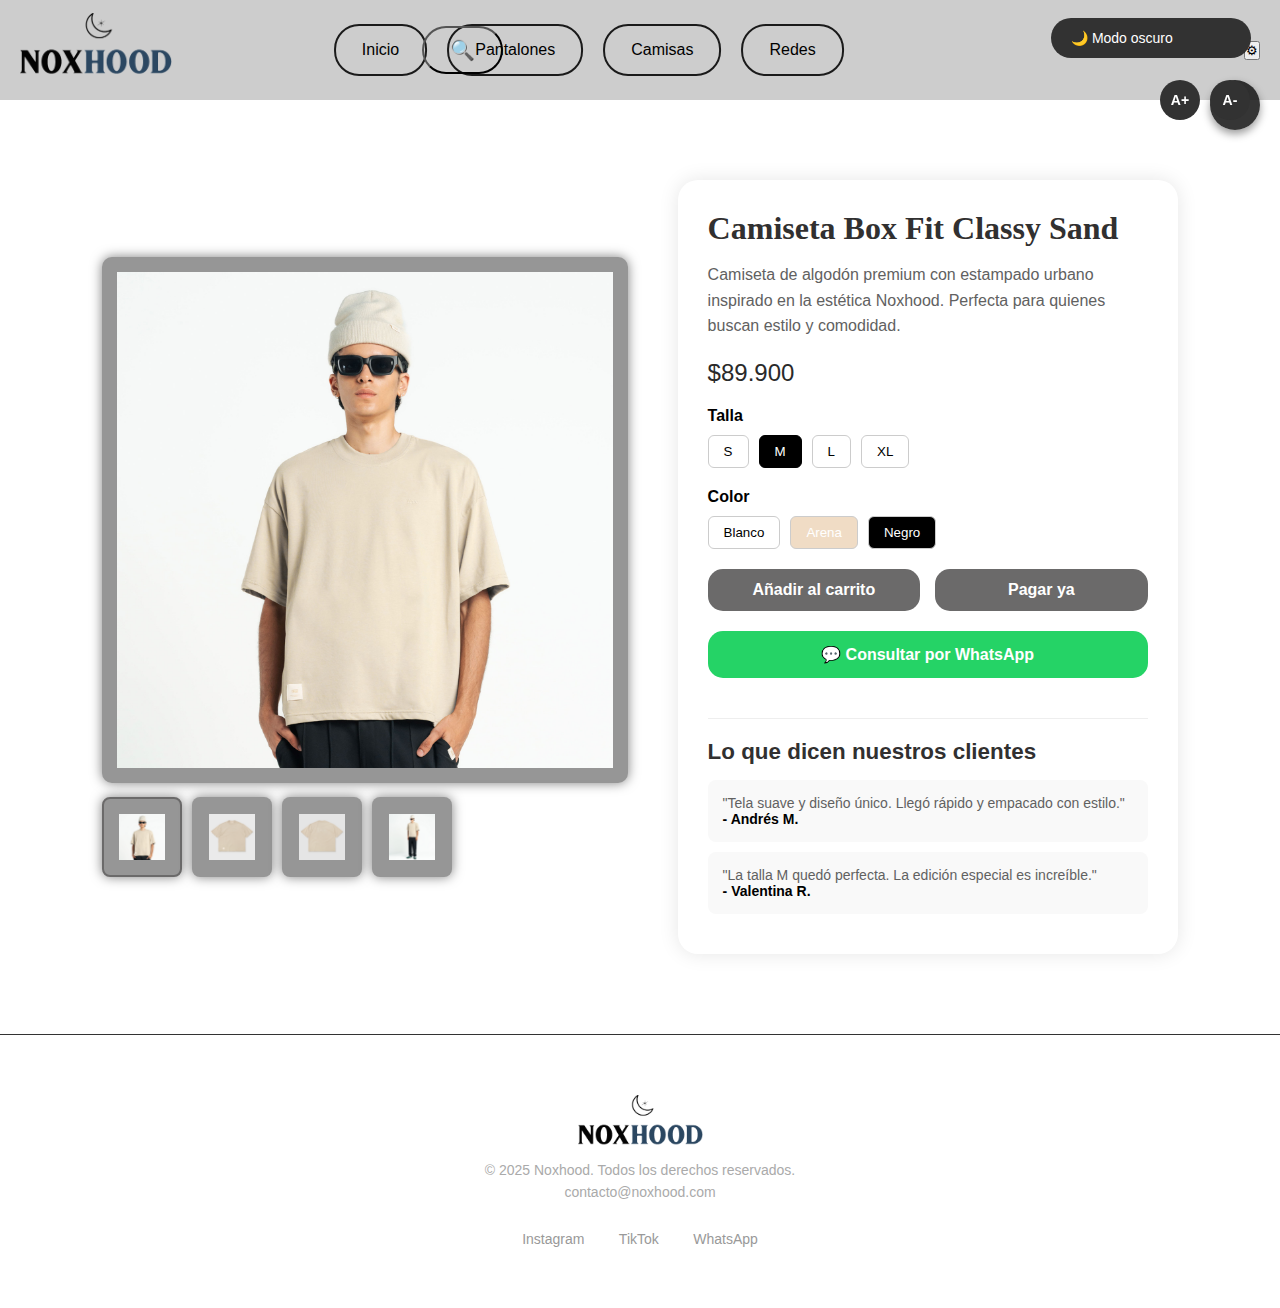
<file: camisa2.html>
<!DOCTYPE html>
<html lang="es">
<head>
  <meta charset="UTF-8">
  <meta name="viewport" content="width=device-width, initial-scale=1.0">
  <title>Camiseta Box Fit Classy Sand - Noxhood</title>
  <link rel="icon" href="Imagenes/Moon.png">
  <link rel="stylesheet" href="estilo_noxhood.css">
  <style>
    /* Estilos específicos para camisa2.html */
    .producto-detalle {
      display: flex;
      gap: 50px;
      padding: 80px 8%;
      min-height: 80vh;
      flex-wrap: wrap;
    }

    .producto-imagen {
      flex: 1;
      min-width: 300px;
    }

    .galeria-principal img {
      width: 100%;
      border-radius: 10px;
      background: #969696;
      padding: 15px;
      box-shadow: 0 0 12px rgba(0,0,0,0.5);
    }

    .miniaturas {
      display: flex;
      gap: 10px;
      margin-top: 10px;
      justify-content: flex-start;
    }

    .miniaturas img {
      width: 80px;
      height: 80px;
      border-radius: 8px;
      object-fit: cover;
      cursor: pointer;
      border: 2px solid transparent;
      transition: border 0.3s ease;
    }

    .miniaturas img.active {
      border: 2px solid #6b6a6a;
    }

    .producto-info {
      flex: 1;
      max-width: 500px;
    }

    .info-box {
      background: #fff;
      border-radius: 20px;
      padding: 30px;
      box-shadow: 0 0 20px rgba(0,0,0,0.1);
      transition: transform 0.3s ease;
    }

    body.modo-oscuro .info-box {
      background: #2a2a2a;
    }

    .producto-info h2 {
      font-family: 'Playfair Display', serif;
      font-size: 2rem;
      margin-bottom: 15px;
      color: #313030;
    }

    body.modo-oscuro .producto-info h2 {
      color: #fff;
    }

    .producto-descripcion {
      font-size: 16px;
      line-height: 1.6;
      color: #616161;
      margin-bottom: 20px;
    }

    body.modo-oscuro .producto-descripcion {
      color: #ccc;
    }

    .producto-precio {
      font-size: 1.5rem;
      color: #2a2a2a;
      margin: 20px 0;
    }

    body.modo-oscuro .producto-precio {
      color: #fff;
    }

    /* Selector de talla y color */
    .selector {
      margin: 20px 0;
    }

    .selector label {
      display: block;
      margin-bottom: 10px;
      font-weight: 600;
      color: #000;
    }

    body.modo-oscuro .selector label {
      color: #fff;
    }

    .opciones {
      display: flex;
      gap: 10px;
    }

    .opciones button {
      padding: 8px 15px;
      border: 1px solid #ccc;
      background: white;
      border-radius: 6px;
      cursor: pointer;
      transition: all 0.3s ease;
      color: #000;
    }

    body.modo-oscuro .opciones button {
      background: #333;
      border-color: #555;
      color: #fff;
    }

    .opciones button:hover {
      border-color: #000;
      transform: scale(1.05);
    }

    body.modo-oscuro .opciones button:hover {
      border-color: #fff;
    }

    .opciones button.active {
      border-color: #000;
      background-color: #000;
      color: white;
    }

    body.modo-oscuro .opciones button.active {
      background-color: #fff;
      color: #000;
    }

    /* Botones principales */
    .botones {
      display: flex;
      gap: 15px;
      margin-top: 20px;
    }

    .boton-carrito,
    .boton-pagar {
      padding: 12px 25px;
      font-size: 1rem;
      font-weight: 600;
      border: none;
      border-radius: 15px;
      cursor: pointer;
      transition: 0.3s;
      flex: 1;
    }

    .boton-carrito {
      background-color: #6b6a6a;
      color: #fff;
    }

    .boton-pagar {
      background-color: #6b6a6a;
      color: #fff;
    }

    .boton-carrito:hover,
    .boton-pagar:hover {
      transform: scale(1.05);
      background-color: #444;
    }

    /* WhatsApp */
    .btn-whatsapp {
      display: block;
      width: 100%;
      background: #25D366;
      color: white;
      text-align: center;
      padding: 14px;
      border-radius: 15px;
      text-decoration: none;
      font-weight: bold;
      margin-top: 20px;
      transition: background 0.3s ease;
    }

    .btn-whatsapp:hover {
      background: #128C7E;
    }

    /* Reseñas */
    .resenas {
      margin-top: 40px;
      padding-top: 20px;
      border-top: 1px solid #eee;
    }

    body.modo-oscuro .resenas {
      border-top-color: #444;
    }

    .resenas h3 {
      font-size: 1.4rem;
      margin-bottom: 15px;
      color: #313030;
    }

    body.modo-oscuro .resenas h3 {
      color: #fff;
    }

    .resena {
      background: #f9f9f9;
      padding: 15px;
      border-radius: 8px;
      margin-bottom: 10px;
      font-size: 14px;
      color: #616161;
    }

    body.modo-oscuro .resena {
      background: #2a2a2a;
      color: #ccc;
    }

    .resena .usuario {
      font-weight: 600;
      color: #000;
    }

    body.modo-oscuro .resena .usuario {
      color: #fff;
    }

    /* Responsive */
    @media (max-width: 900px) {
      .producto-detalle {
        flex-direction: column;
      }
      .galeria-principal img {
        width: 100%;
      }
    }
  </style>
</head>
<body>

<header>
  <div class="logo-container">
    <a href="index.html"><img src="Imagenes/logo_oscuro.png" alt="Logo Noxhood" class="logo" id="logo-header"></a>
  </div>

  <nav class="nav-buttons">
    <button onclick="location.href='index.html'">Inicio</button>
    <button onclick="location.href='pantalones.html'">Pantalones</button>
    <button onclick="location.href='camisas.html'">Camisas</button>
    <button onclick="location.href='redes.html'">Redes</button>
  </nav>

  <div class="header-right">
    <div class="search-box">
      <button class="search-toggle" aria-label="Buscar">🔍</button>
      <input type="text" id="Buscar" placeholder="Search">
    </div>
  </div>

  <!-- Dropdown (⚙) -->
  <div class="dropdown">
    <button class="dropdown-toggle">⚙</button>
    <div class="dropdown-menu">
      <div class="font-size-controls">
        <button id="increase-font">A+</button>
        <button id="decrease-font">A-</button>
      </div>
      <button id="modo-btn">🌙 Modo oscuro</button>
    </div>
  </div>

  <!-- Botón del carrito -->
  <button class="btn-carrito" onclick="toggleCarrito()">🛒</button>
</header>

<main class="producto-detalle">
  <!-- Imagen con galería -->
  <div class="producto-imagen">
    <div class="galeria">
      <div class="galeria-principal">
        <img src="Imagenes/camisa2.jpg" alt="Camiseta Noxhood" id="imagen-principal">
      </div>
      <div class="miniaturas">
        <img src="Imagenes/camisa2.jpg" alt="Vista frontal" class="active" onclick="cambiarImagen(this)">
        <img src="Imagenes/camisa2-1.jpg" alt="Vista trasera" onclick="cambiarImagen(this)">
        <img src="Imagenes/camisa2-2.jpg" alt="Modelo usando la camisa" onclick="cambiarImagen(this)">
        <img src="Imagenes/camisa2-3.jpg" alt="Modelo usando la camisa" onclick="cambiarImagen(this)">
      </div>
    </div>
  </div>

  <!-- Información -->
  <div class="producto-info">
    <div class="info-box">
      <h2>Camiseta Box Fit Classy Sand</h2>
      <p class="producto-descripcion">
        Camiseta de algodón premium con estampado urbano inspirado en la estética Noxhood. 
        Perfecta para quienes buscan estilo y comodidad.
      </p>
      <p class="producto-precio">$89.900</p>

      <!-- Selector de talla -->
      <div class="selector">
        <label>Talla</label>
        <div class="opciones" id="tallas">
          <button data-talla="S">S</button>
          <button data-talla="M" class="active">M</button>
          <button data-talla="L">L</button>
          <button data-talla="XL">XL</button>
        </div>
      </div>

      <!-- Selector de color -->
      <div class="selector">
        <label>Color</label>
        <div class="opciones" id="colores">
          <button data-color="white" style="background:white; border:1px solid #ccc">Blanco</button>
          <button data-color="sand" class="active" style="background:#f0dcc5; border:1px solid #ccc">Arena</button>
          <button data-color="black" style="background:black; color:white">Negro</button>
        </div>
      </div>

      <!-- Botones -->
      <div class="botones">
        <button class="boton-carrito" onclick="agregarAlCarrito()">Añadir al carrito</button>
        <button class="boton-pagar" onclick="window.location.href='checkout.html'">Pagar ya</button>
      </div>

      <!-- WhatsApp -->
      <a href="https://wa.me/573001234567" target="_blank" class="btn-whatsapp">💬 Consultar por WhatsApp</a>

      <!-- Reseñas -->
      <div class="resenas">
        <h3>Lo que dicen nuestros clientes</h3>
        <div class="resena">
          <p>"Tela suave y diseño único. Llegó rápido y empacado con estilo."</p>
          <span class="usuario">- Andrés M.</span>
        </div>
        <div class="resena">
          <p>"La talla M quedó perfecta. La edición especial es increíble."</p>
          <span class="usuario">- Valentina R.</span>
        </div>
      </div>
    </div>
  </div>
</main>

<!-- Carrito lateral -->
<div class="carrito" id="carrito">
  <h2>Carrito</h2>
  <ul id="lista-carrito"></ul>
  <div class="carrito-total">
    <span>Total:</span>
    <span id="carrito-total">$0</span>
  </div>
  <button class="btn" id="vaciar-carrito">Vaciar carrito</button>
</div>

<!-- Notificación -->
<div id="toast" class="toast">Producto añadido al carrito 🛍️</div>

<footer class="footer-noxhood">
  <div class="footer-contenido">
    <img src="Imagenes/logo_oscuro.png" alt="Logo Noxhood" class="logo" id="logo-footer">
  </div>
  <div class="footer-info">
    <p>© 2025 Noxhood. Todos los derechos reservados.</p>
    <p>contacto@noxhood.com</p>
  </div>
  <div class="footer-redes">
    <a href="https://instagram.com/noxhood">Instagram</a>
    <a href="https://tiktok.com/@noxhood">TikTok</a>
    <a href="https://wa.me/573001234567">WhatsApp</a>
  </div>
</footer>

<script src="script.js"></script>
<script>
  // --- Variables del carrito ---
  let carrito = [];
  let total = 0;

  // --- Renderizar carrito ---
  function renderCarrito() {
    const listaCarritoEl = document.getElementById("lista-carrito");
    if (!listaCarritoEl) return;

    listaCarritoEl.innerHTML = "";
    carrito.forEach(item => {
      const li = document.createElement("li");
      li.textContent = `${item.nombre} - $${item.precio}`;
      listaCarritoEl.appendChild(li);
    });

    const totalCarritoEl = document.getElementById("carrito-total");
    if (totalCarritoEl) {
      totalCarritoEl.textContent = `$${total}`;
    }
  }

  // --- Añadir al carrito ---
  function agregarAlCarrito() {
    const talla = document.querySelector("#tallas .active").dataset.talla;
    const color = document.querySelector("#colores .active").dataset.color;
    const nombre = document.querySelector(".producto-info h2").textContent;
    const precio = 89900;

    carrito.push({ nombre, precio });
    total += precio;
    renderCarrito();
    mostrarToast(`✅ ${nombre} (${talla}, ${color}) añadido al carrito`);
  }

  // --- Cambiar imagen ---
  function cambiarImagen(img) {
    document.getElementById("imagen-principal").src = img.src;
    document.querySelectorAll(".miniaturas img").forEach(i => i.classList.remove("active"));
    img.classList.add("active");
  }

  // --- Selector de talla ---
  document.querySelectorAll("#tallas button").forEach(btn => {
    btn.addEventListener("click", () => {
      document.querySelectorAll("#tallas button").forEach(b => b.classList.remove("active"));
      btn.classList.add("active");
    });
  });

  // --- Selector de color ---
  document.querySelectorAll("#colores button").forEach(btn => {
    btn.addEventListener("click", () => {
      document.querySelectorAll("#colores button").forEach(b => b.classList.remove("active"));
      btn.classList.add("active");
    });
  });
</script>
</body>
</html>
</file>
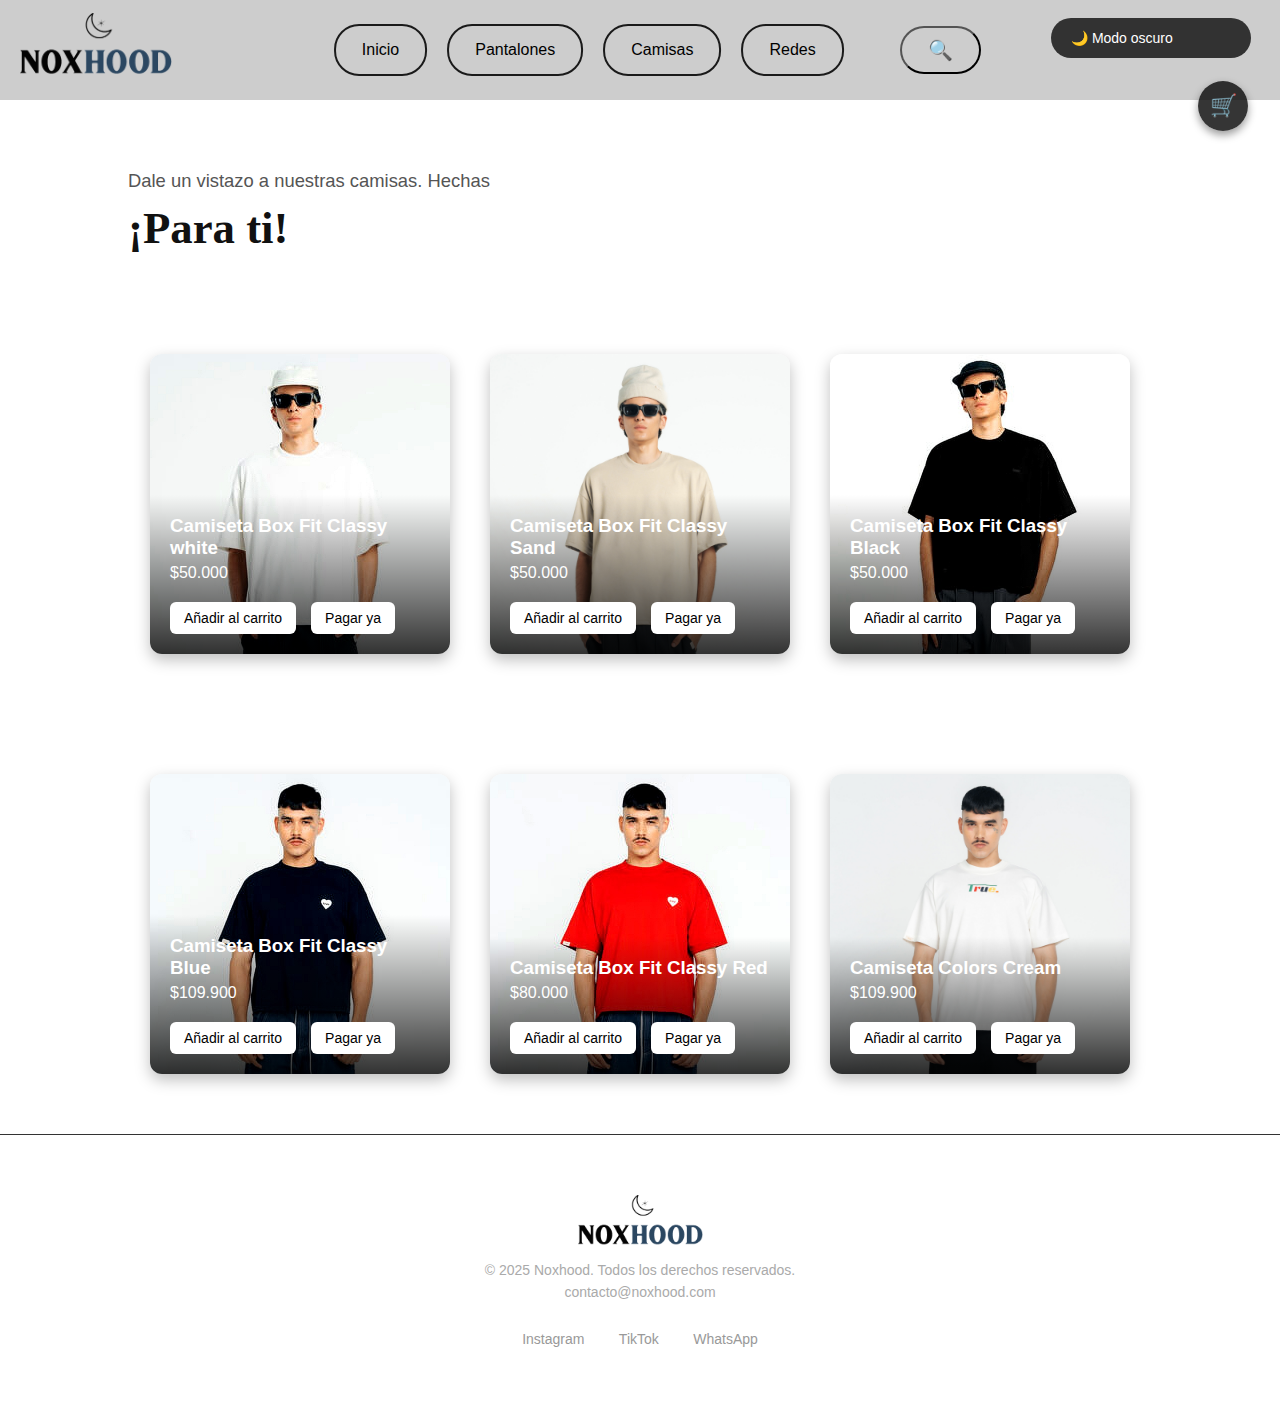
<file: camisas.html>
<!DOCTYPE html>
<html lang="es">
<head>
  <meta charset="UTF-8">
  <meta name="viewport" content="width=device-width, initial-scale=1.0">
  <title>Noxhood - Camisas</title>
  <link rel="icon" href="Imagenes/Moon.png">
  <link rel="stylesheet" href="estilo_noxhood.css">
</head>
<body>

  <header>
    <div class="logo-container">
      <a href="index.html"><img src="Imagenes/logo_oscuro.png" alt="Logo Noxhood" class="logo" id="logo-header"></a>
    </div>

    <nav class="nav-buttons">
      <button onclick="location.href='index.html'">Inicio</button>
      <button onclick="location.href='pantalones.html'">Pantalones</button>
      <button onclick="location.href='camisas.html'">Camisas</button>
      <button onclick="location.href='redes.html'">Redes</button>
    </nav>

    <div class="header-right">
      <div class="search-box">
        <button class="search-toggle" aria-label="Buscar">🔍</button>
        <input type="text" id="Buscar" placeholder="Search">
      </div>
    </div>

    <!-- Controles flotantes -->
    <button id="modo-btn">🌙 Modo oscuro</button>
    <!-- Botón del carrito -->
   <button class="btn-carrito" style="top: 81px; right: 2.5%;" onclick="toggleCarrito()">🛒</button>
  </header>

  <!-- Contenido principal -->
  <main>
    <div class="titulo-seccion">
      <p class="subtitulo">Dale un vistazo a nuestras camisas. Hechas</p>
      <h2 class="titulo-principal">¡Para ti!</h2>
    </div>

    <!-- Sección: Camisas Clásicas -->
    <section class="productos">
      <!-- Producto 1 -->
      <div class="producto fade-in" data-precio="50000">
        <img src="Imagenes/camisa1.jpg" alt="Camiseta Box Fit Classy white">
        <div class="overlay">
          <h3>Camiseta Box Fit Classy white</h3>
          <p>$50.000</p>
          <div class="botones">
            <a href="javascript:void(0)" class="btn">Añadir al carrito</a>
            <a href="javascript:void(0)" class="btn">Pagar ya</a>
          </div>
        </div>
      </div>

      <!-- Producto 2 (Cliqueable) -->
      <a href="camisa2.html" class="producto-link">
        <div class="producto fade-in" data-precio="50000">
          <img src="Imagenes/camisa2.jpg" alt="Camiseta Box Fit Classy Sand">
          <div class="overlay">
            <h3>Camiseta Box Fit Classy Sand</h3>
            <p>$50.000</p>
            <div class="botones">
              <span class="btn">Añadir al carrito</span>
              <span class="btn">Pagar ya</span>
            </div>
          </div>
        </div>
      </a>

      <!-- Producto 3 -->
      <div class="producto fade-in" data-precio="50000">
        <img src="Imagenes/camisa3.jpg" alt="Camiseta Box Fit Classy Black">
        <div class="overlay">
          <h3>Camiseta Box Fit Classy Black</h3>
          <p>$50.000</p>
          <div class="botones">
            <a href="javascript:void(0)" class="btn">Añadir al carrito</a>
            <a href="javascript:void(0)" class="btn">Pagar ya</a>
          </div>
        </div>
      </div>
    </section>

    <!-- Sección: Camisas Premium -->
    <section class="productos">
      <!-- Producto 4 -->
      <div class="producto fade-in" data-precio="109900">
        <img src="Imagenes/camisa4.jpg" alt="Camiseta Box Fit Classy Blue">
        <div class="overlay">
          <h3>Camiseta Box Fit Classy Blue</h3>
          <p>$109.900</p>
          <div class="botones">
            <a href="javascript:void(0)" class="btn">Añadir al carrito</a>
            <a href="javascript:void(0)" class="btn">Pagar ya</a>
          </div>
        </div>
      </div>

      <!-- Producto 5 -->
      <div class="producto fade-in" data-precio="80000">
        <img src="Imagenes/camisa5.jpg" alt="Camiseta Box Fit Classy Red">
        <div class="overlay">
          <h3>Camiseta Box Fit Classy Red</h3>
          <p>$80.000</p>
          <div class="botones">
            <a href="javascript:void(0)" class="btn">Añadir al carrito</a>
            <a href="javascript:void(0)" class="btn">Pagar ya</a>
          </div>
        </div>
      </div>

      <!-- Producto 6 -->
      <div class="producto fade-in" data-precio="109900">
        <img src="Imagenes/camisa6.jpg" alt="Camiseta Colors Cream">
        <div class="overlay">
          <h3>Camiseta Colors Cream</h3>
          <p>$109.900</p>
          <div class="botones">
            <a href="javascript:void(0)" class="btn">Añadir al carrito</a>
            <a href="javascript:void(0)" class="btn">Pagar ya</a>
          </div>
        </div>
      </div>
    </section>
  </main>

  <!-- Footer -->
  <footer class="footer-noxhood">
    <div class="footer-contenido">
      <img src="Imagenes/logo_oscuro.png" alt="Logo Noxhood" class="logo" id="logo-footer">
    </div>
    <div class="footer-info">
      <p>© 2025 Noxhood. Todos los derechos reservados.</p>
      <p>contacto@noxhood.com</p>
    </div>
    <div class="footer-redes">
      <a href="https://instagram.com/noxhood">Instagram</a>
      <a href="https://tiktok.com/@noxhood">TikTok</a>
      <a href="https://wa.me/573001234567">WhatsApp</a>
    </div>
  </footer>

  <!-- Notificación emergente -->
  <div id="toast" class="toast">Producto añadido al carrito 🛍️</div>

  <!-- Carrito lateral (oculto por defecto) -->
  <div class="carrito" id="carrito">
    <h2>Carrito</h2>
    <ul id="lista-carrito"></ul>
    <div class="carrito-total">
      <span>Total:</span>
      <span id="carrito-total">$0</span>
    </div>
    <button class="btn" id="vaciar-carrito">Vaciar carrito</button>
    <div class="acciones-carrito">
      <a href="checkout.html" class="btn-pagar-carrito">Pagar</a>
    </div>
  </div>

  <!-- Scripts -->
  <script src="script.js"></script>

</body>
</html>
</file>
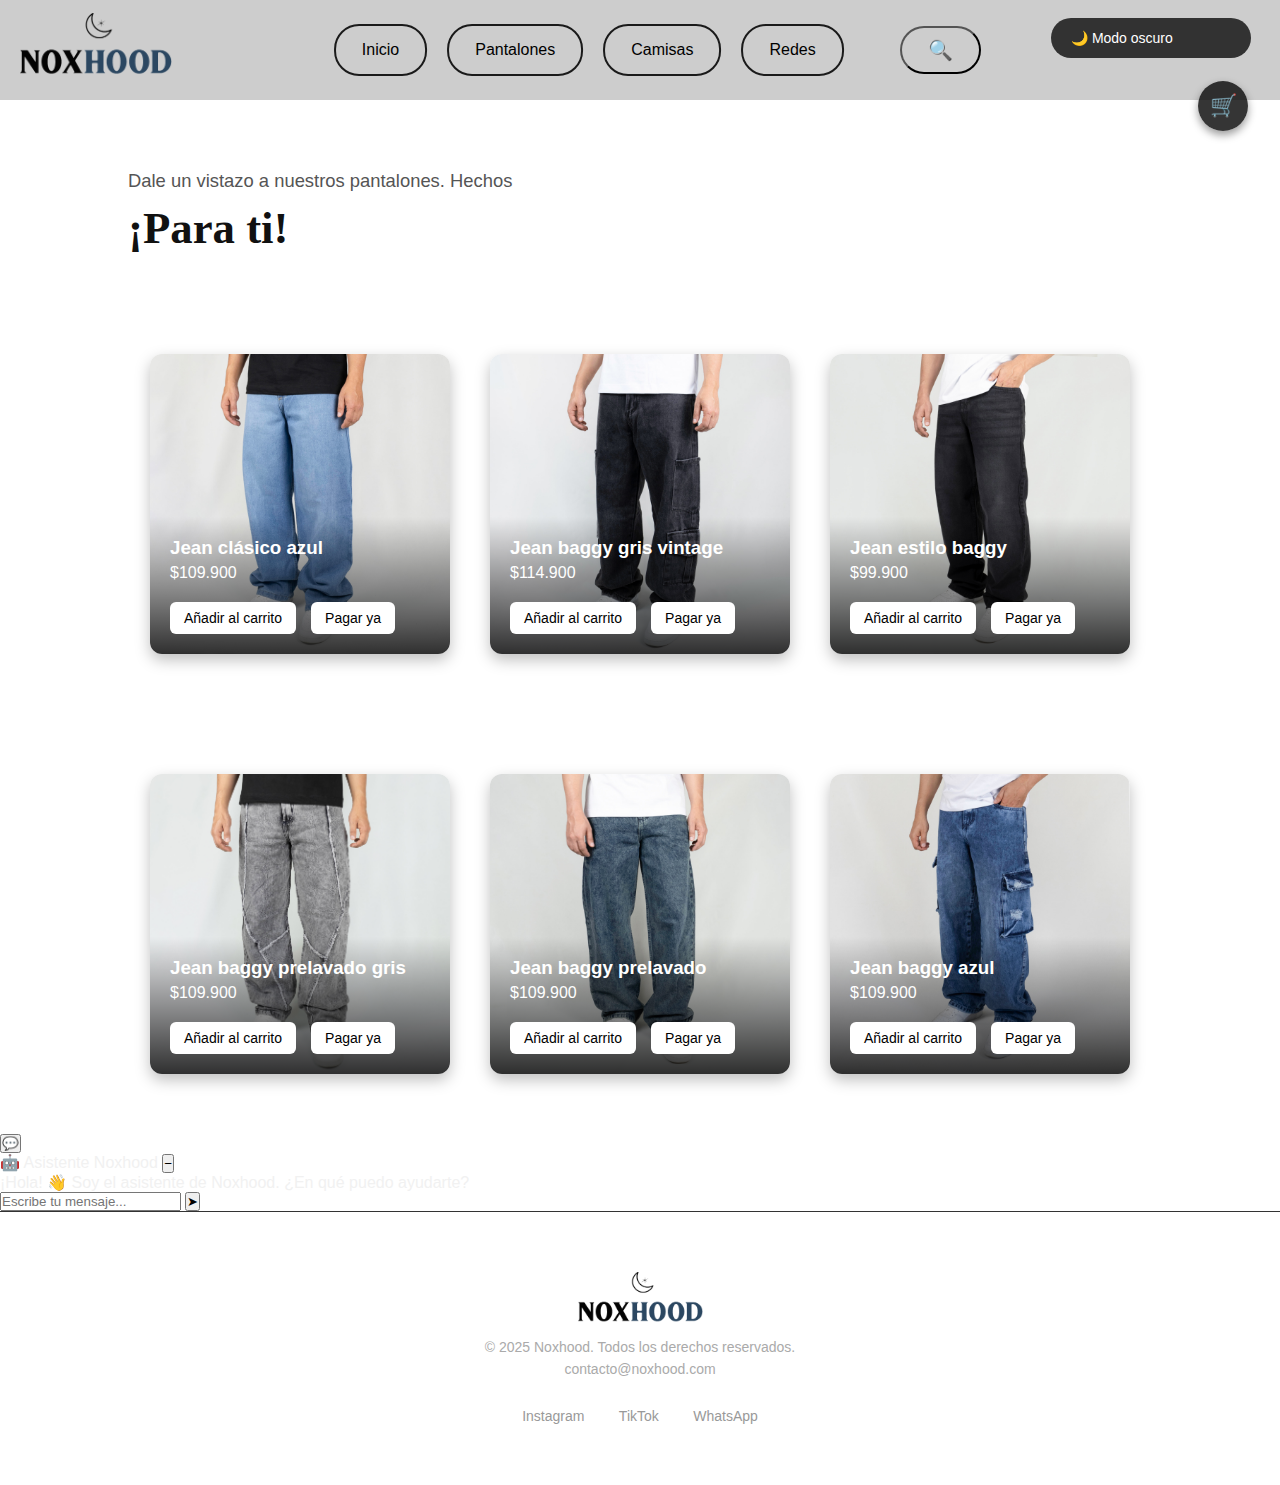
<file: pantalones.html>
<!DOCTYPE html>
<html lang="es">
<head>
  <meta charset="UTF-8">
  <meta name="viewport" content="width=device-width, initial-scale=1.0">
  <title>Noxhood - Pantalones</title>
  <link rel="icon" href="Imagenes/Moon.png">
  <link rel="stylesheet" href="estilo_noxhood.css">
</head>
<body>

  <header>
    <div class="logo-container">
      <a href="index.html"><img src="Imagenes/logo_oscuro.png" alt="Logo Noxhood" class="logo" id="logo-header"></a>
    </div>

    <nav class="nav-buttons">
      <button onclick="location.href='index.html'">Inicio</button>
      <button onclick="location.href='pantalones.html'">Pantalones</button>
      <button onclick="location.href='camisas.html'">Camisas</button>
      <button onclick="location.href='redes.html'">Redes</button>
    </nav>

    <div class="header-right">
      <div class="search-box">
        <button class="search-toggle" aria-label="Buscar">🔍</button>
        <input type="text" id="Buscar" placeholder="Search">
      </div>
    </div>

    <!-- Controles flotantes -->
    <button id="modo-btn">🌙 Modo oscuro</button>
    <!-- Botón del carrito -->
   <button class="btn-carrito" style="top: 81px; right: 2.5%;" onclick="toggleCarrito()">🛒</button>
  </header>

  <!-- Contenido principal -->
  <main>
    <div class="titulo-seccion">
      <p class="subtitulo">Dale un vistazo a nuestros pantalones. Hechos</p>
      <h2 class="titulo-principal">¡Para ti!</h2>
    </div>

    <!-- Sección: Jeans Clásicos -->
    <section class="productos">
      <!-- Producto 1 -->
      <div class="producto fade-in" data-precio="109900">
        <img src="Imagenes/cargo1.jpg" alt="Jean clásico azul">
        <div class="overlay">
          <h3>Jean clásico azul</h3>
          <p>$109.900</p>
          <div class="botones">
            <a href="javascript:void(0)" class="btn">Añadir al carrito</a>
            <a href="javascript:void(0)" class="btn">Pagar ya</a>
          </div>
        </div>
      </div>

      <!-- Producto 2 -->
      <div class="producto fade-in" data-precio="114900">
        <img src="Imagenes/cargo2.jpg" alt="Jean baggy gris vintage">
        <div class="overlay">
          <h3>Jean baggy gris vintage</h3>
          <p>$114.900</p>
          <div class="botones">
            <a href="javascript:void(0)" class="btn">Añadir al carrito</a>
            <a href="javascript:void(0)" class="btn">Pagar ya</a>
          </div>
        </div>
      </div>

      <!-- Producto 3 -->
      <div class="producto fade-in" data-precio="99900">
        <img src="Imagenes/cargo3.jpg" alt="Jean estilo baggy">
        <div class="overlay">
          <h3>Jean estilo baggy</h3>
          <p>$99.900</p>
          <div class="botones">
            <a href="javascript:void(0)" class="btn">Añadir al carrito</a>
            <a href="javascript:void(0)" class="btn">Pagar ya</a>
          </div>
        </div>
      </div>
    </section>

    <!-- Sección: Jeans Premium -->
    <section class="productos">
      <!-- Producto 4 -->
      <div class="producto fade-in" data-precio="109900">
        <img src="Imagenes/cargo4.jpg" alt="Jean baggy prelavado gris">
        <div class="overlay">
          <h3>Jean baggy prelavado gris</h3>
          <p>$109.900</p>
          <div class="botones">
            <a href="javascript:void(0)" class="btn">Añadir al carrito</a>
            <a href="javascript:void(0)" class="btn">Pagar ya</a>
          </div>
        </div>
      </div>

      <!-- Producto 5 -->
      <div class="producto fade-in" data-precio="109900">
        <img src="Imagenes/cargo5.jpg" alt="Jean baggy prelavado">
        <div class="overlay">
          <h3>Jean baggy prelavado</h3>
          <p>$109.900</p>
          <div class="botones">
            <a href="javascript:void(0)" class="btn">Añadir al carrito</a>
            <a href="javascript:void(0)" class="btn">Pagar ya</a>
          </div>
        </div>
      </div>

      <!-- Producto 6 -->
      <div class="producto fade-in" data-precio="109900">
        <img src="Imagenes/cargo6.jpg" alt="Jean baggy azul">
        <div class="overlay">
          <h3>Jean baggy azul</h3>
          <p>$109.900</p>
          <div class="botones">
            <a href="javascript:void(0)" class="btn">Añadir al carrito</a>
            <a href="javascript:void(0)" class="btn">Pagar ya</a>
          </div>
        </div>
      </div>
    </section>
  </main>
  <!-- Botón flotante para abrir el chatbot -->
<button id="open-chatbot" class="open-chatbot-btn">💬</button>

<!-- Chatbot flotante -->
<div class="chatbot-container">
  <div class="chatbot-header">
    <span>🤖 Asistente Noxhood</span>
    <button id="minimize-chatbot">−</button>
  </div>
  <div class="chatbot-messages" id="chatbot-messages">
    <div class="message bot">¡Hola! 👋 Soy el asistente de Noxhood. ¿En qué puedo ayudarte?</div>
  </div>
  <div class="chatbot-input">
    <input type="text" id="chatbot-input" placeholder="Escribe tu mensaje...">
    <button id="send-chatbot">➤</button>
  </div>
</div>

  <!-- Footer -->
  <footer class="footer-noxhood">
    <div class="footer-contenido">
      <img src="Imagenes/logo_oscuro.png" alt="Logo Noxhood" class="logo" id="logo-footer">
    </div>
    <div class="footer-info">
      <p>© 2025 Noxhood. Todos los derechos reservados.</p>
      <p>contacto@noxhood.com</p>
    </div>
    <div class="footer-redes">
      <a href="https://instagram.com/noxhood">Instagram</a>
      <a href="https://tiktok.com/@noxhood">TikTok</a>
      <a href="https://wa.me/573001234567">WhatsApp</a>
    </div>
  </footer>

  <!-- Notificación emergente -->
  <div id="toast" class="toast">Producto añadido al carrito 🛍️</div>

  <!-- Carrito lateral (oculto por defecto) -->
  <div class="carrito" id="carrito">
    <h2>Carrito</h2>
    <ul id="lista-carrito"></ul>
    <div class="carrito-total">
      <span>Total:</span>
      <span id="carrito-total">$0</span>
    </div>
    <button class="btn" id="vaciar-carrito">Vaciar carrito</button>
    <div class="acciones-carrito">
      <a href="checkout.html" class="btn-pagar-carrito">Pagar</a>
    </div>
  </div>

  <!-- Scripts -->
  <script src="script.js"></script>
</body>
</html>
</file>
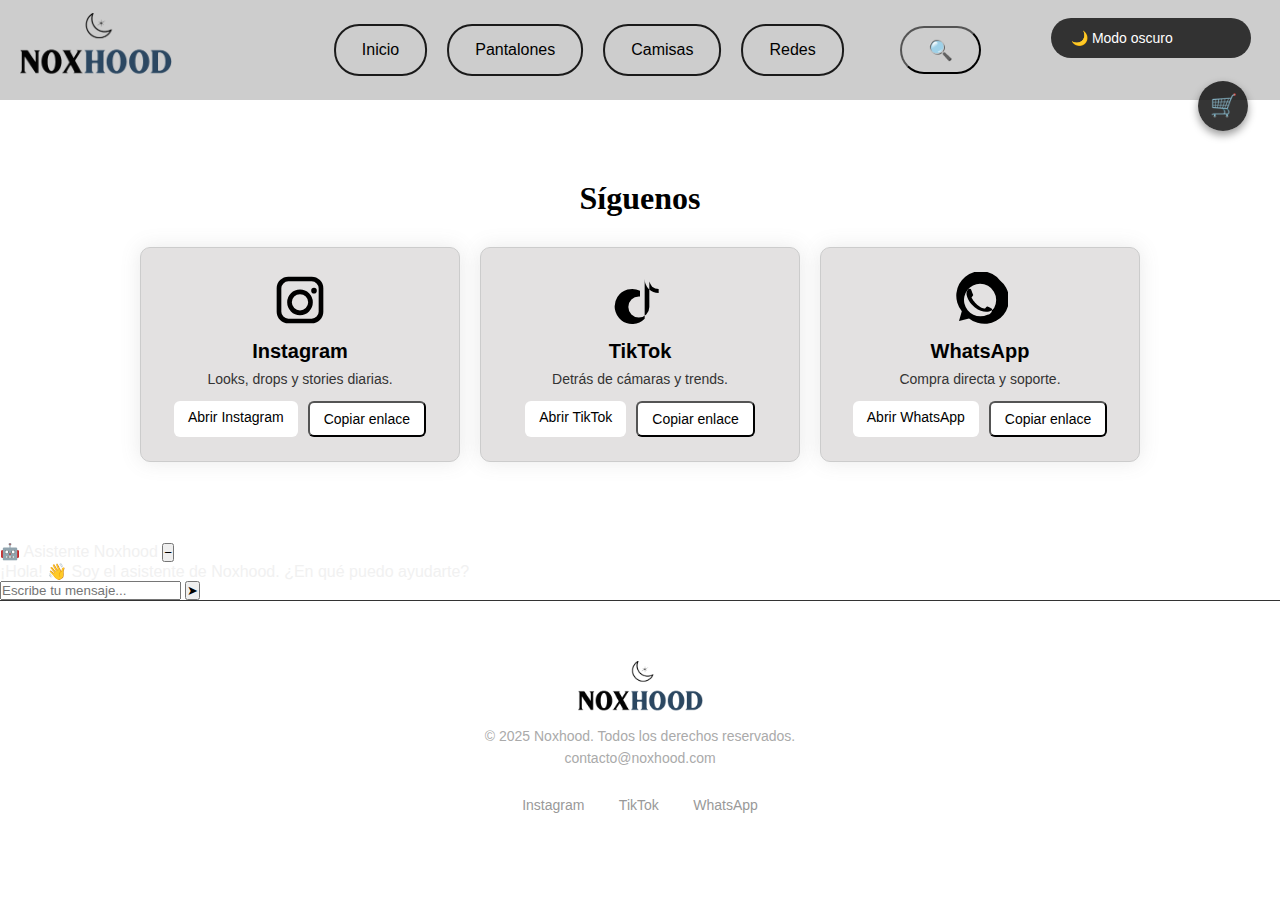
<file: redes.html>
<!DOCTYPE html>
<html lang="es">
<head>
  <meta charset="UTF-8">
  <meta name="viewport" content="width=device-width, initial-scale=1.0">
  <title>Noxhood</title>
  <link rel="icon" href="Imagenes/Moon.png">
  <link rel="stylesheet" href="estilo_noxhood.css">
</head>
<body>

    <header>
      <div class="logo-container">
        <a href="index.html"><img src="Imagenes/logo_oscuro.png" alt="Logo Noxhood" class="logo" id="logo-header"></a>
      </div>

      <nav class="nav-buttons">
        <button onclick="location.href='index.html'">Inicio</button>
        <button onclick="location.href='pantalones.html'">Pantalones</button>
        <button onclick="location.href='camisas.html'">Camisas</button>
        <button onclick="location.href='redes.html'">Redes</button>
      </nav>

      <div class="header-right">
        <div class="search-box">
          <button class="search-toggle" aria-label="Buscar">🔍</button>
          <input type="text" id="Buscar" placeholder="Search">
        </div>
      </div>

      <!-- Controles flotantes -->
      <button id="modo-btn">🌙 Modo oscuro</button>

      <!-- Botón del carrito -->
      <button class="btn-carrito" style="top: 81px; right: 2.5%;" onclick="toggleCarrito()">🛒</button>
    </header>
<!-- Sección REDES -->
<section id="redes" class="redes">
  <h2>Síguenos</h2>

  <div class="redes-grid">

    <!-- Instagram -->
    <article class="redes-card">
      <div class="icon">
        <!-- SVG Instagram -->
        <svg viewBox="0 0 24 24" aria-hidden="true">
          <path d="M7 2h10a5 5 0 0 1 5 5v10a5 5 0 0 1-5 5H7a5 5 0 0 1-5-5V7a5 5 0 0 1 5-5zm0 2a3 3 0 0 0-3 3v10a3 3 0 0 0 3 3h10a3 3 0 0 0 3-3V7a3 3 0 0 0-3-3H7zm5 3.5A5.5 5.5 0 1 1 6.5 13 5.5 5.5 0 0 1 12 7.5zm0 2A3.5 3.5 0 1 0 15.5 13 3.5 3.5 0 0 0 12 9.5zM18 6.8a1.2 1.2 0 1 1-1.2 1.2A1.2 1.2 0 0 1 18 6.8z"/>
        </svg>
      </div>
      <h3>Instagram</h3>
      <p>Looks, drops y stories diarias.</p>
      <div class="redes-actions">
        <a class="btn" href="https://instagram.com" target="_blank" rel="noopener">Abrir Instagram</a>
        <button class="btn copiar" data-url="https://instagram.com/tu_usuario">Copiar enlace</button>
      </div>
    </article>

    <!-- TikTok -->
    <article class="redes-card">
      <div class="icon">
        <!-- SVG TikTok -->
        <svg viewBox="0 0 24 24" aria-hidden="true">
          <path d="M14 3a6 6 0 0 0 6 6V7.3a4.6 4.6 0 0 1-2.8-1A6.9 6.9 0 0 1 16 4.1V15a4.5 4.5 0 1 1-4.5-4.5c.17 0 .34 0 .5.02V8.05A7.5 7.5 0 1 0 14 20V3z"/>
        </svg>
      </div>
      <h3>TikTok</h3>
      <p>Detrás de cámaras y trends.</p>
      <div class="redes-actions">
        <a class="btn" href="https://www.tiktok.com" target="_blank" rel="noopener">Abrir TikTok</a>
        <button class="btn copiar" data-url="https://www.tiktok.com/@tu_usuario">Copiar enlace</button>
      </div>
    </article>

    <!-- WhatsApp -->
    <article class="redes-card">
      <div class="icon">
        <!-- SVG WhatsApp -->
        <svg viewBox="0 0 24 24" aria-hidden="true">
          <path d="M20.5 3.5A10 10 0 0 0 4.2 16.8L3 21l4.3-1.1A10 10 0 1 0 20.5 3.5zM12 5a7 7 0 0 1 6.1 10.3c-.3.5-1 1.4-2.8 1.7-1.5.2-3.4-.2-5.6-1.9s-3.1-3.8-3.4-5.1c-.3-1.4.3-2.2.7-2.6.1-.1.3-.2.6-.2.2 0 .5 0 .7.6.2.5.6 1.7.7 1.8.1.2.1.3 0 .5-.2.3-.3.4-.4.5-.2.2-.3.3 0 .8.3.5 1.2 2 2.9 3.2 1.4 1 2.2 1.2 2.6 1 .3-.1.4-.4.6-.6.2-.2.3-.3.5-.2s1.3.6 1.5.7.3.2.4.3c.1.2.1.9-.2 1.4-.3.5-1 1-1.7 1.1A7 7 0 1 1 12 5z"/>
        </svg>
      </div>
      <h3>WhatsApp</h3>
      <p>Compra directa y soporte.</p>
      <div class="redes-actions">
        <a class="btn" href="https://wa.me/57XXXXXXXXXX" target="_blank" rel="noopener"> Abrir WhatsApp</a>
        <button class="btn copiar" data-url="https://wa.me/57XXXXXXXXXX">Copiar enlace</button>
      </div>
    </article>
  </div>
</section>
<!-- Chatbot flotante -->
<div class="chatbot-container">
  <div class="chatbot-header">
    <span>🤖 Asistente Noxhood</span>
    <button id="minimize-chatbot">−</button>
  </div>
  <div class="chatbot-messages" id="chatbot-messages">
    <div class="message bot">¡Hola! 👋 Soy el asistente de Noxhood. ¿En qué puedo ayudarte?</div>
  </div>
  <div class="chatbot-input">
    <input type="text" id="chatbot-input" placeholder="Escribe tu mensaje...">
    <button id="send-chatbot">➤</button>
  </div>
</div>

   <footer class="footer-noxhood">
        <div class="footer-contenido">
        </div>
            <img src="Imagenes/logo_oscuro.png" alt="Logo Noxhood" class="logo" id="logo-footer">
        </div>
        <div class="footer-info">
            <p>© 2025 Noxhood. Todos los derechos reservados.</p>
            <p>contacto@noxhood.com</p>
        </div>
    
        <div class="footer-redes">
            <a href="#">Instagram</a>
            <a href="#">TikTok</a>
            <a href="#">WhatsApp</a>
        </div>
        </div>
    </footer>
</body>
<script src="script.js"></script>
</html>
</file>
<file: estilo_noxhood.css>
/* ===== RESET y FUENTES ===== */
* {
  margin: 0;
  padding: 0;
  box-sizing: border-box;
}

body {
  font-family: 'Inter', sans-serif;
  background-color: #e4e4e4;
  color: #000;
  position: relative;
  overflow-x: hidden;
  transition: background-color 0.3s ease, color 0.3s ease;
  font-size: 16px;
}

/* ===== MODO OSCURO ===== */
body.modo-oscuro {
  background-color: #000;
  color: #fff;
}

/* ===== HEADER ===== */
header {
  width: 100%;
  height: 100px;
  padding: 10px 20px;
  top: 0;
  left: 0;
  right: 0;
  background-color: rgb(205, 205, 205);
  display: flex;
  justify-content: space-between;
  align-items: center;
  z-index: 1000;
  box-sizing: border-box;
}

body.modo-oscuro header {
  background-color: #444;
}

.logo-container img {
  height: 70px;
}

/* Navegación centrada */
.nav-buttons {
  position: absolute;
  left: 46%;
  transform: translateX(-50%);
  display: flex;
  gap: 20px;
}

.nav-buttons button {
  background: transparent;
  border: 2px solid #1a1a1a;
  padding: 15px 26px;
  border-radius: 25px;
  font-size: 16px;
  cursor: pointer;
  transition: all 0.3s;
}

body.modo-oscuro .nav-buttons button {
  border-color: #eee;
  color: #eee;
}

.nav-buttons button:hover {
  background-color: #1a1a1a;
  color: white;
}

body.modo-oscuro .nav-buttons button:hover {
  background-color: #eee;
  color: #000;
}

/* Búsqueda */
.search-box {
  display: flex;
  align-items: center;
  position: relative;
  right: 145%;
}

.search-toggle {
  background: transparent;
  padding: 10px 26px;
  border-radius: 25px;
  font-size: 20px;
  cursor: pointer;
}

.search-toggle:hover {
  background-color: #1a1a1a;
  color: white;
}

body.modo-oscuro .search-toggle {
  color: #eee;
}

body.modo-oscuro .search-toggle:hover {
  background-color: #eee;
  color: #000;
}

.search-box input {
  width: 0;
  opacity: 0;
  padding: 13px 26px;
  margin-left: 10px;
  border: 2px solid #1a1a1a;
  border-radius: 30px;
  transition: width 0.4s, opacity 0.3s ease;
}

.search-box.active input {
  width: 160px;
  opacity: 1;
}

/*BOTON-OSCURO*/
#modo-btn {
  position: fixed;
  text-align: left;
  top: 18px;
  right: 29px; /* Corregido: no estaba visible */
  z-index: 9999;
  background-color: #323232;
  color: #fff;
  border: none;
  width: 200px;
  padding: 12px 20px;
  border-radius: 25px;
  font-size: 14px;
  cursor: pointer;
  font-family: 'Inter', sans-serif;
  transition: all 0.3s ease;
}

body.modo-oscuro #modo-btn {
  background-color: #fff;
  color: #000;
}

#modo-btn:hover {
  transform: scale(1.05);
  background-color: #5f5f5f;
  color: #fff;
}

/* Control de tamaño de fuente */
.font-size-controls {
  display: flex;
  gap: 10px;
  position: fixed;
  top: 70px;
  right: 20px;
  z-index: 9998;
  background-color: transparent;
  padding: 10px;
  border-radius: 25px;
}

.font-size-controls button {
  background: #323232;
  color: #fff;
  border: none;
  width: 40px;
  height: 40px;
  border-radius: 50%;
  font-size: 14px;
  font-weight: bold;
  cursor: pointer;
  transition: all 0.3s ease;
}

.font-size-controls button:hover {
  background-color: #5f5f5f;
  transform: scale(1.05);
}

/* Botón flotante del carrito */
.btn-carrito {
  position: fixed;
  text-align: center;
  right: 50px;
  background: #676666d8;
  color: #fff;
  font-size: 22px;
  border: none;
  border-radius: 50%;
  width: 50px;
  height: 50px;
  cursor: pointer;
  box-shadow: 0 4px 8px rgba(0,0,0,0.4);
  z-index: 1100;
  transition: all 0.3s ease;
}

.btn-carrito:hover {
  transform: scale(1.1);
  background: #333;
}

/* Carrito lateral */
.carrito {
  position: fixed;
  top: 0;
  right: -400px;
  width: 350px;
  height: 100%;
  background: #111111de;
  color: #fff;
  padding: 20px;
  transition: right 0.3s ease;
  z-index: 1000;
  overflow-y: auto;
}

.carrito.activo {
  right: 0;
}

.carrito h2 {
  font-family: 'Playfair Display', serif;
  margin-bottom: 15px;
}

#lista-carrito li {
  display: flex;
  justify-content: space-between;
  margin-bottom: 10px;
  font-size: 14px;
  align-items: center;
}

#lista-carrito li .controls {
  display: flex;
  gap: 5px;
}

#lista-carrito li button {
  background: #444;
  border: none;
  width: 25px;
  height: 25px;
  border-radius: 50%;
  color: white;
  cursor: pointer;
}

.carrito-total {
  margin-top: 20px;
  font-weight: bold;
  display: flex;
  justify-content: space-between;
}

#vaciar-carrito {
  width: 100%;
  background: #8f8f8f;
  color: #fff;
  border: none;
  padding: 10px;
  border-radius: 5px;
  cursor: pointer;
}

#vaciar-carrito:hover {
  background: #5f5f5f;
}

/* ===== SECCIONES ===== */
.titulo-seccion {
  text-align: left;
  margin: 70px 0 40px 10%;
  max-width: 600px;
}

.subtitulo {
  font-size: 1.15rem;
  color: #555;
  margin-bottom: 10px;
}

.titulo-principal {
  font-family: 'Playfair Display', serif;
  font-size: 2.8rem;
  color: #111;
}

body.modo-oscuro .subtitulo,
body.modo-oscuro .titulo-principal {
  color: #ccc;
}

/* Video Banner */
.video-banner {
  margin: 120px auto 40px;
  width: 90%;
  height: 400px;
  border: 2px solid black;
  border-radius: 12px;
  overflow: hidden;
  position: relative;
}

.video-banner video {
  width: 100%;
  height: 100%;
  object-fit: cover;
}

.video-overlay {
  position: absolute;
  top: 0;
  left: 0;
  width: 100%;
  height: 100%;
  background: rgba(0,0,0,0.4);
  display: flex;
  flex-direction: column;
  justify-content: center;
  align-items: center;
  color: white;
}

.boton-negro {
  background: rgba(0,0,0,0.87);
  color: white;
  padding: 12px 24px;
  border-radius: 5px;
  text-decoration: none;
  font-weight: bold;
}

.boton-negro:hover {
  background: #444;
}

/* Productos */
.productos {
  display: flex;
  justify-content: center;
  gap: 40px;
  flex-wrap: wrap;
  padding: 60px 5%;
}

.producto {
  position: relative;
  width: 300px;
  border-radius: 12px;
  overflow: hidden;
  box-shadow: 0 6px 15px rgba(0,0,0,0.25);
  transition: transform 0.3s ease;
}

.producto:hover {
  transform: translateY(-5px);
}

.overlay {
  position: absolute;
  bottom: 0;
  width: 100%;
  padding: 20px;
  background: linear-gradient(to top, rgba(0,0,0,0.8), transparent);
  color: #fff;
}

/* Imagen */
.producto img {
  width: 100%;
  height: auto;
  display: block;
}

/* --- Overlay degradado inferior --- */
.overlay {
  position: absolute;
  bottom: 0;
  width: 100%;
  padding: 20px;
  background: linear-gradient(to top, rgba(0,0,0,0.8), rgba(0,0,0,0));
  color: #fff;
}

.overlay h3, .overlay p {
  margin-bottom: 5px;
}

.botones {
  display: flex;
  gap: 10px;
  margin-top: 10px;
}

.btn {
  background: #fff;
  color: #000;
  padding: 8px 14px;
  border-radius: 6px;
  text-decoration: none;
  font-size: 14px;
  transition: all 0.3s;
}

.btn:hover {
  background: #000;
  color: #fff;
}

/* Animaciones */
@keyframes fadeIn {
  from { opacity: 0; transform: translateY(20px); }
  to { opacity: 1; transform: translateY(0); }
}

.producto {
  animation: fadeIn 0.5s ease-out;
}

.quienes-somos {
  background-color: #c9c9c9;
  color: rgb(0, 0, 0);
  padding: 80px 20px;
  text-align: center;
  position: relative;
  z-index: 5;
  display: flex;              /* Ahora los elementos estarán en fila */
  flex-direction: row;        /* De izquierda a derecha */
  justify-content: center;    /* Centrados en el contenedor */
  gap: 40px;                  /* Espacio entre los cuadros */
}

body.modo-oscuro .quienes-somos {
  background-color: #444;
}

.cuadro-info {
  background-color: #ffffff;
  border-radius: 20px;
  padding: 40px 30px;
  width: 1000%;                 /* Cada cuadro ocupará 40% del ancho */
  max-width: 1000px;           /* Tamaño máximo */
  min-height: 250px;          /* Para darles más forma de cuadro */
  box-shadow: 0 0 12px rgba(0, 0, 0, 0.1);
  transition: transform 0.3s ease;
  text-align: left;           /* Texto alineado a la izquierda */
}

body.modo-oscuro .cuadro-info {
  background-color: #2a2a2a;
  color: #fff;
}

/* Responsivo */
@media (max-width: 768px) {
  .quienes-somos {
    flex-direction: column;   /* En pantallas pequeñas se apilan */
    align-items: center;
  }

  .cuadro-info {
    width: 90%;               /* Se hacen más anchos en móvil */
    max-width: none;
  }
}

.audios-seccion {
  width: 100%;
  text-align: center;
  margin-top: 30px;
}

.audios-seccion h3 {
  margin-bottom: 20px;
  font-size: 1.6rem;
  font-weight: bold;
}

.audio-player {
  background: rgba(222, 220, 220, 0.85);
  color: #fff;
  display: flex;
  align-items: center;
  justify-content: center;
  gap: 10px;
  padding: 10px 15px;
  border-radius: 12px;
  margin: 10px auto;
  width: 320px;
  box-shadow: 0px 4px 10px rgba(0,0,0,0.5);
}

body.modo-oscuro .audio-player {
  background-color: rgba(80, 79, 79, 0.801);
}

.audio-player :hover {
  transform: scale(1.05);
}

.audio-player button.play-pause {
  background: #444;
  border: none;
  color: white;
  font-size: 1.2rem;
  width: 40px;
  height: 40px;
  border-radius: 50%;
  cursor: pointer;
  transition: 0.3s;
}

.audio-player button.play-pause:hover {
  background: #b3b2b2;
}

.audio-player .seek-bar {
  flex: 1;
  appearance: none;
  height: 6px;
  border-radius: 4px;
  background: #444;
  cursor: pointer;
}

.audio-player .seek-bar::-webkit-slider-thumb {
  appearance: none;
  width: 12px;
  height: 12px;
  border-radius: 50%;
  background: #c9c9c9;
  cursor: pointer;
}

.audio-player .time {
  font-size: 0.9rem;
  min-width: 45px;
  text-align: right;
}

body.modo-oscuro .audio-player {
  background: #222;
}

.time {
  color: #000;
}

body.modo-oscuro .time {
  color: #ffffff;
}

.testimonios {
  background-color: white;
  color: rgb(0, 0, 0);
  padding: 80px 20px;
  text-align: center;
  z-index: 5;
  position: relative;
}

body.modo-oscuro .testimonios {
background-color: rgb(0, 0, 0);
color:rgb(255, 255, 255)
}
.testimonios h2 {
  font-size: 32px;
  margin-bottom: 40px;
  font-family: 'Playfair Display', serif;
}

.testimonios-contenedor {
  display: flex;
  flex-wrap: wrap;
  justify-content: center;
  gap: 30px;
}

.testimonio1 {
  background-color: #cccc;
  border: 1px solid #cccc;
  border-radius: 10px;
  padding: 30px;
  max-width: 300px;
  font-family: 'Inter', sans-serif;
  box-shadow: 0 0 20px rgba(109, 109, 109, 0.225);
}

body.modo-oscuro .testimonio1 {
    background-color: #434242;
  border: 1px solid #333;
}

.testimonio2 {
  background-color: #cccc;
  border: 1px solid #cccc;
  border-radius: 10px;
  padding: 30px;
  max-width: 300px;
  font-family: 'Inter', sans-serif;
  box-shadow: 0 0 20px rgba(109, 109, 109, 0.225);
}

body.modo-oscuro .testimonio2 {
    background-color: #434242;
  border: 1px solid #333;
}

.testimonio3 {
  background-color: #cccc;
  border: 1px solid #cccc;
  border-radius: 10px;
  padding: 30px;
  max-width: 300px;
  font-family: 'Inter', sans-serif;
  box-shadow: 0 0 20px rgba(109, 109, 109, 0.225);
}

body.modo-oscuro .testimonio3 {
    background-color: #434242;
  border: 1px solid #333;
}

.testimonio p {
  font-size: 16px;
  margin-bottom: 15px;
}

.testimonio h4 {
  font-size: 14px;
  color: #000000;
  font-weight: thigh;
}

body.modo-oscuro .testimonio h4 {
  color: #ffffff;
}

/* Footer */
.footer-noxhood {
  background-color: #ffffff; /* un poco más oscuro que el fondo negro */
  color: #e0e0e0;
  padding: 60px 20px;
  font-family: 'Inter', sans-serif;
  text-align: center;
  border-top: 1px solid #333;
  position: relative;
  z-index: 1;
}

.footer-noxhood .logo {
  width: 125px; /* o el tamaño que quieras */
  height: auto;
}

body.modo-oscuro .footer-noxhood {
  background-color: #1a1a1a;
  color: #ccc;
}

.footer-contenido {
  max-width: 1000px;
  margin: 0 auto;
}

.footer-logo {
  width: 100px;
  margin-bottom: 25px;
  opacity: 0.8;
}

.footer-info p {
  margin: 6px 0;
  font-size: 14px;
  color: #aaa;
}

.footer-redes {
  margin-top: 30px;
}

.footer-redes a {
  margin: 0 15px;
  text-decoration: none;
  color: #999;
  font-size: 14px;
  transition: color 0.3s ease;
}

body.modo-oscuro .footer-redes a {
  color: #aaa;
}

.footer-redes a:hover {
  color: #fff;
}

body.modo-oscuro .footer-redes a:hover {
  color: #fff;
}

/* Sección Redes */
.redes {
  background-color: #ffffff;
  color: #000;
  padding: 80px 20px;
  text-align: center;
  position: relative;
  z-index: 5;
}

body.modo-oscuro .redes {
  background-color: #000;
  color: #fff;
}

.redes h2 {
  font-size: 32px;
  margin-bottom: 30px;
  font-family: 'Playfair Display', serif;
}

.redes-grid {
  display: flex;
  flex-wrap: wrap;
  justify-content: center;
  gap: 20px;
}

.redes-card {
  background-color: rgba(222, 220, 220, 0.85);
  border: 1px solid #ccc;
  border-radius: 10px;
  padding: 24px;
  width: 320px;
  box-shadow: 0 0 20px rgba(109,109,109,0.15);
  transition: transform 0.3s ease;
  text-align: center;
}

.redes-card:hover {
  transform: scale(1.05);
}

body.modo-oscuro .redes-card {
  background-color: rgba(80,79,79,0.80);
  border-color: #333;
}

.redes-card .icon {
  width: 56px;
  height: 56px;
  margin: 0 auto 12px;
}

.redes-card svg {
  width: 100%;
  height: 100%;
  display: block;
  fill: currentColor;
}

.redes-card h3 {
  margin: 8px 0;
  font-size: 20px;
}

.redes-card p {
  margin: 0 0 14px 0;
  font-size: 14px;
  color: #333;
}

body.modo-oscuro .redes-card p {
  color: #ddd;
}

.redes-actions {
  display: flex;
  gap: 10px;
  justify-content: center;
  flex-wrap: wrap;
}

/* ---------------------------
   ESTILO GENERAL
---------------------------- */
body {
  margin: 0;
  font-family: 'Inter', sans-serif;
  background: #ffffff;
  color: #f1f1f1;
}

/* ---------------------------
   PRODUCTO DETALLE
---------------------------- */
.producto-detalle {
  display: flex;
  justify-content: space-between;
  align-items: center;
  padding: 60px 8%;
  min-height: 80vh;
  gap: 50px;
}

.producto-info {
  flex: 1;
  max-width: 500px;
}

.producto-info h2 {
  font-family: 'Playfair Display', serif;
  font-size: 2rem;
  margin-bottom: 15px;
  color: #313030;
}

.producto-descripcion {
  font-size: 20px;
  line-height: 1.6;
  color: #616161;
  margin-bottom: 20px;
}

.producto-precio {
  font-size: 1.5rem;
  color: #2a2a2a;
  margin: 20px 0;
}

.producto-imagen img {
  width: 400px;
  border-radius: 10px;
  background: #969696;
  padding: 15px;
  box-shadow: 0 0 12px rgba(0,0,0,0.5);
}

/* ---------------------------
   BOTONES
---------------------------- */
.botones {
  display: flex;
  gap: 15px;
  margin-top: 20px;
}

.botones button {
  padding: 12px 25px;
  font-size: 1rem;
  font-weight: 600;
  border: none;
  border-radius: 15px;
  cursor: pointer;
  transition: 0.3s;
}

.boton-pagar {
  background-color: #6b6a6a;
  color: #fff;
}

.boton-pagar:hover {
  transform: scale(1.05);
  background-color: #444;
}
.boton-carrito {
    background-color: #6b6a6a;
    color: #fff;
  border: 1px solid #444;
}

.boton-carrito:hover {
    transform: scale(1.05);
    background-color: #444;
}

/* ---------------------------
   RESPONSIVE
---------------------------- */
@media (max-width: 900px) {
  .producto-detalle {
    flex-direction: column-reverse;
    text-align: center;
    gap: 30px;
  }
  .producto-imagen img {
    width: 90%;
  }
}

/* Botón flotante del carrito */
.btn-carrito {
  position: fixed;
  top: 80px; /* más abajo del botón de configuración */
  right: 20px;
  background: #111111d8;
  color: #fff;
  font-size: 22px;
  border: none;
  border-radius: 50%;
  width: 50px;
  height: 50px;
  cursor: pointer;
  box-shadow: 0 4px 8px rgba(0,0,0,0.4);
  transition: background 0.3s ease, transform 0.2s ease;
  z-index: 1100;
}

/* Animaciones de entrada */
.fade-in {
  opacity: 0;
  transform: translateY(30px);
  transition: opacity 0.6s ease, transform 0.6s ease;
}

.fade-in.visible {
  opacity: 1;
  transform: translateY(0);
}


.producto.visible {
  opacity: 1;
  transform: translateY(0);
}

.producto:hover {
  transform: translateY(-5px);
  box-shadow: 0 12px 20px rgba(0,0,0,0.3);
}

/* Notificación tipo toast */
#toast {
  position: fixed;
  bottom: 30px;
  left: 50%;
  transform: translateX(-50%) translateY(100px);
  background: rgba(0, 0, 0, 0.85);
  color: white;
  padding: 12px 25px;
  border-radius: 8px;
  font-size: 14px;
  z-index: 9999;
  opacity: 0;
  transition: all 0.4s ease;
  pointer-events: none;
  white-space: nowrap;
  box-shadow: 0 4px 12px rgba(0, 0, 0, 0.2);
}

#toast.show {
  opacity: 1;
  transform: translateX(-50%) translateY(0);
}
 
.acciones-carrito {
  padding: 15px;
  text-align: center;
}

.btn-pagar-carrito {
  background-color: #6b6a6a;
  color: white;
  padding: 12px 20px;
  border-radius: 8px;
  text-decoration: none;
  font-weight: bold;
  display: block;
  width: 100%;
}

/* Responsive */
@media (max-width: 768px) {
  .nav-buttons { left: 50%; transform: translateX(-50%); }
  .video-banner { height: 250px; }
  .titulo-seccion { margin-left: 5%; }
  .titulo-principal { font-size: 2.2rem; }
  .productos { gap: 20px; }
  .checkout-container { flex-direction: column; }
}
</file>
